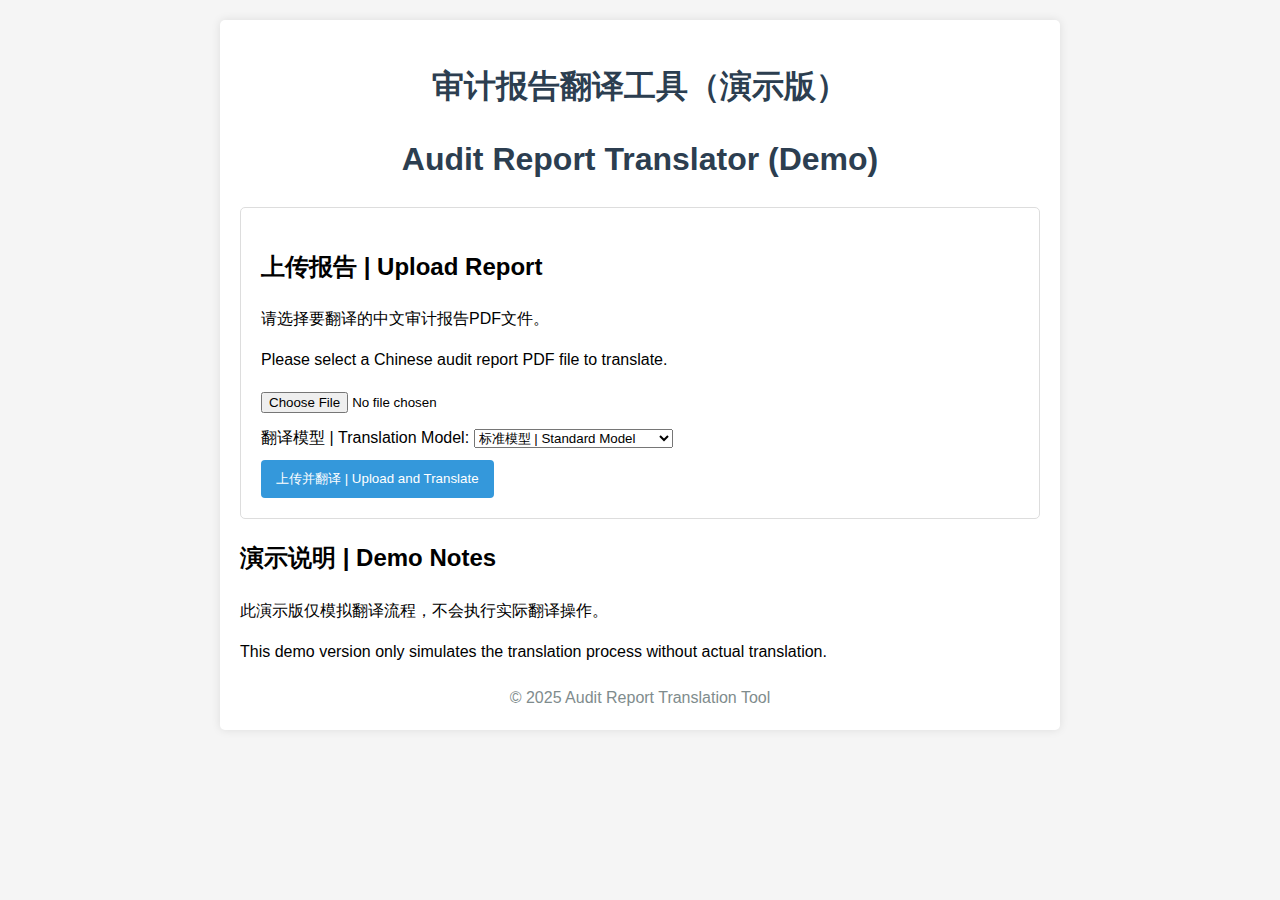
<file: static/index.html>
<!DOCTYPE html>
    <html>
    <head>
        <meta charset="UTF-8">
        <meta name="viewport" content="width=device-width, initial-scale=1.0">
        <title>审计报告翻译工具 | Audit Report Translator</title>
        <style>
            body {
                font-family: Arial, sans-serif;
                line-height: 1.6;
                margin: 0;
                padding: 20px;
                background-color: #f5f5f5;
            }
            .container {
                max-width: 800px;
                margin: 0 auto;
                background-color: white;
                padding: 20px;
                border-radius: 5px;
                box-shadow: 0 0 10px rgba(0,0,0,0.1);
            }
            h1 {
                color: #2c3e50;
                text-align: center;
            }
            .upload-form {
                margin: 20px 0;
                padding: 20px;
                border: 1px solid #ddd;
                border-radius: 5px;
            }
            .btn {
                background-color: #3498db;
                color: white;
                padding: 10px 15px;
                border: none;
                border-radius: 4px;
                cursor: pointer;
            }
            .btn:hover {
                background-color: #2980b9;
            }
            footer {
                text-align: center;
                margin-top: 20px;
                color: #7f8c8d;
            }
        </style>
    </head>
    <body>
        <div class="container">
            <h1>审计报告翻译工具（演示版）</h1>
            <h1>Audit Report Translator (Demo)</h1>
            
            <div class="upload-form">
                <h2>上传报告 | Upload Report</h2>
                <p>请选择要翻译的中文审计报告PDF文件。</p>
                <p>Please select a Chinese audit report PDF file to translate.</p>
                
                <form action="/upload" method="post" enctype="multipart/form-data">
                    <div>
                        <input type="file" id="file" name="file" accept=".pdf" required>
                    </div>
                    <div style="margin-top: 10px;">
                        <label for="model_type">翻译模型 | Translation Model:</label>
                        <select id="model_type" name="model_type">
                            <option value="standard">标准模型 | Standard Model</option>
                            <option value="professional">专业模型 | Professional Model</option>
                            <option value="enhanced">增强模型 | Enhanced Model</option>
                        </select>
                    </div>
                    <button type="submit" class="btn" style="margin-top: 10px;">
                        上传并翻译 | Upload and Translate
                    </button>
                </form>
            </div>
            
            <div>
                <h2>演示说明 | Demo Notes</h2>
                <p>此演示版仅模拟翻译流程，不会执行实际翻译操作。</p>
                <p>This demo version only simulates the translation process without actual translation.</p>
            </div>
            
            <footer>
                © 2025 Audit Report Translation Tool
            </footer>
        </div>
    </body>
    </html>
</file>
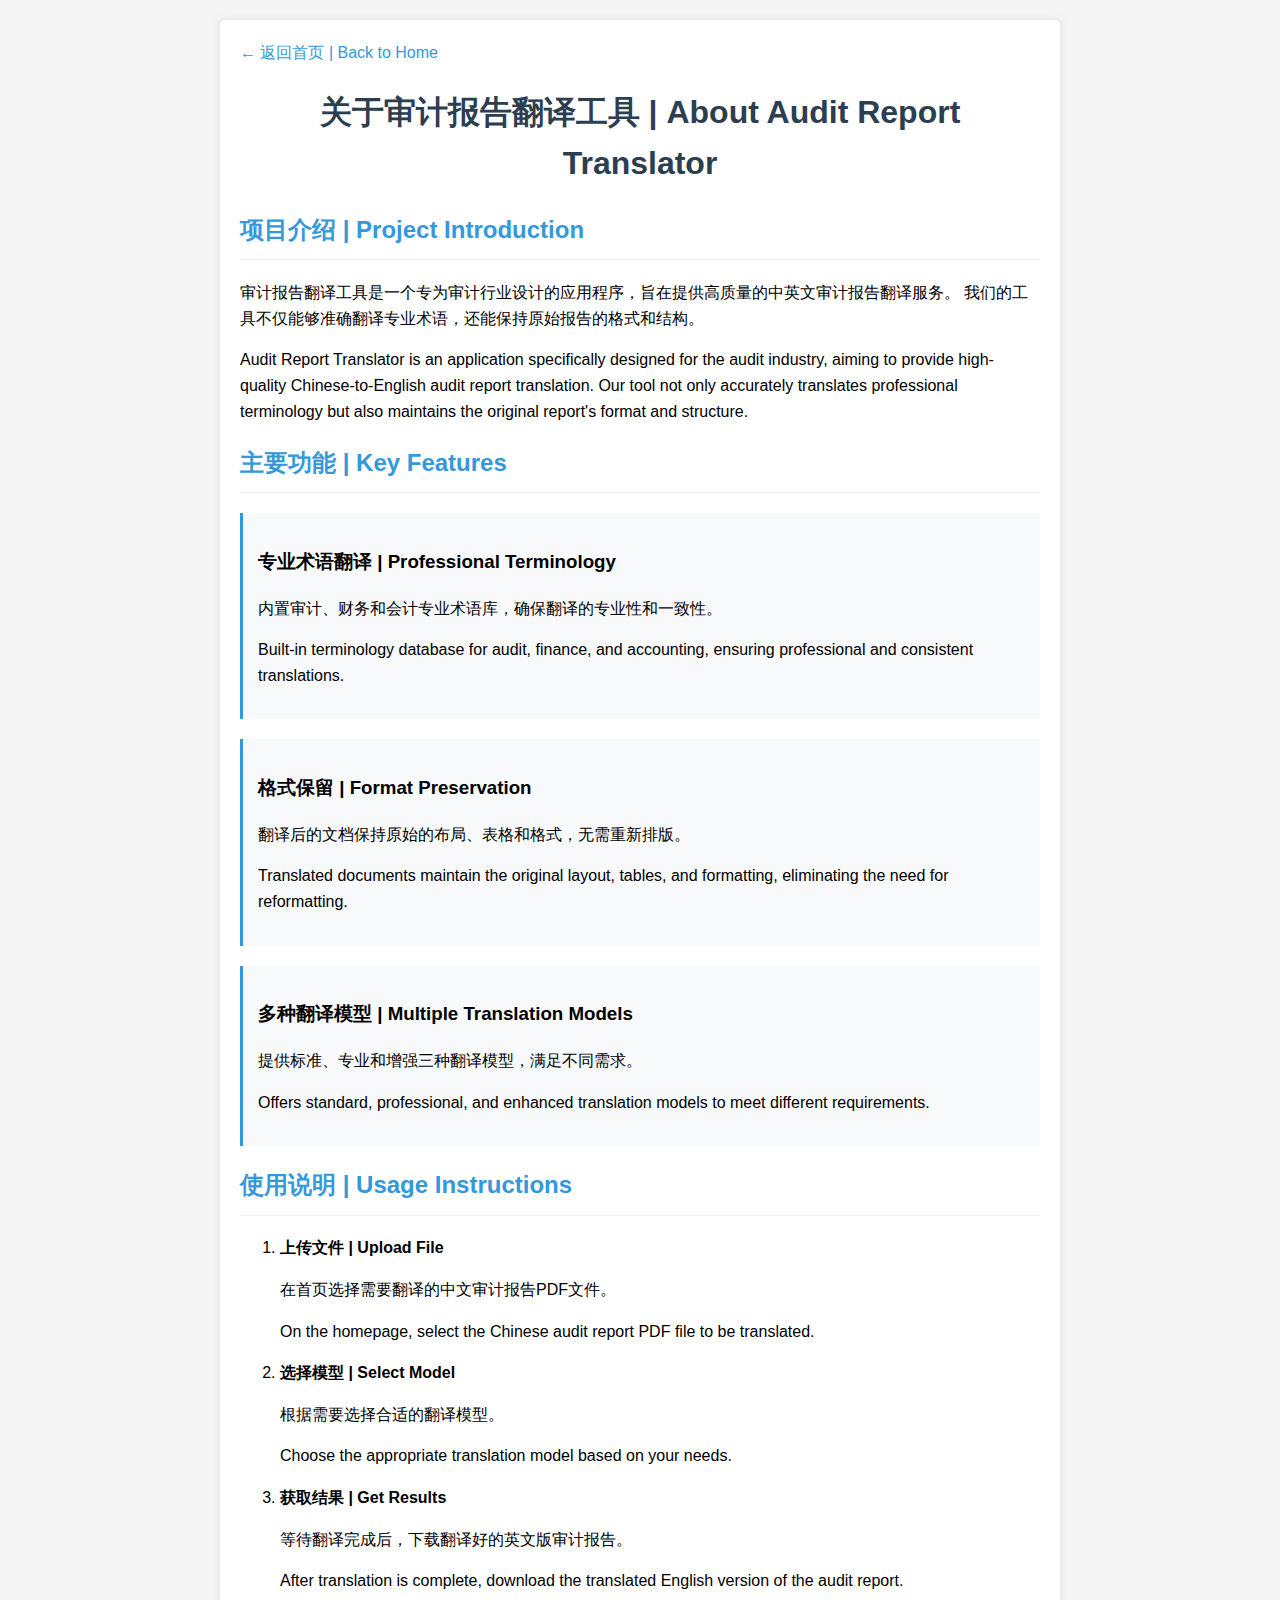
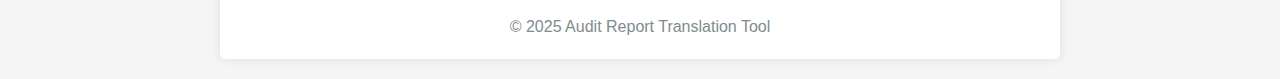
<file: static/about.html>
<!DOCTYPE html>
<html>
<head>
    <meta charset="UTF-8">
    <meta name="viewport" content="width=device-width, initial-scale=1.0">
    <title>关于 | About</title>
    <style>
        body {
            font-family: Arial, sans-serif;
            line-height: 1.6;
            margin: 0;
            padding: 20px;
            background-color: #f5f5f5;
        }
        .container {
            max-width: 800px;
            margin: 0 auto;
            background-color: white;
            padding: 20px;
            border-radius: 5px;
            box-shadow: 0 0 10px rgba(0,0,0,0.1);
        }
        h1 {
            color: #2c3e50;
            text-align: center;
        }
        h2 {
            color: #3498db;
            border-bottom: 1px solid #eee;
            padding-bottom: 10px;
        }
        .nav {
            display: flex;
            justify-content: space-between;
            margin-bottom: 20px;
        }
        .nav a {
            color: #3498db;
            text-decoration: none;
        }
        .nav a:hover {
            text-decoration: underline;
        }
        .feature {
            margin-bottom: 20px;
            padding: 15px;
            border-left: 3px solid #3498db;
            background-color: #f8f9fa;
        }
        footer {
            text-align: center;
            margin-top: 20px;
            color: #7f8c8d;
        }
    </style>
</head>
<body>
    <div class="container">
        <div class="nav">
            <a href="index.html">← 返回首页 | Back to Home</a>
        </div>
        
        <h1>关于审计报告翻译工具 | About Audit Report Translator</h1>
        
        <div>
            <h2>项目介绍 | Project Introduction</h2>
            <p>
                审计报告翻译工具是一个专为审计行业设计的应用程序，旨在提供高质量的中英文审计报告翻译服务。
                我们的工具不仅能够准确翻译专业术语，还能保持原始报告的格式和结构。
            </p>
            <p>
                Audit Report Translator is an application specifically designed for the audit industry,
                aiming to provide high-quality Chinese-to-English audit report translation. 
                Our tool not only accurately translates professional terminology but also maintains 
                the original report's format and structure.
            </p>
        </div>
        
        <div>
            <h2>主要功能 | Key Features</h2>
            
            <div class="feature">
                <h3>专业术语翻译 | Professional Terminology</h3>
                <p>内置审计、财务和会计专业术语库，确保翻译的专业性和一致性。</p>
                <p>Built-in terminology database for audit, finance, and accounting, ensuring professional and consistent translations.</p>
            </div>
            
            <div class="feature">
                <h3>格式保留 | Format Preservation</h3>
                <p>翻译后的文档保持原始的布局、表格和格式，无需重新排版。</p>
                <p>Translated documents maintain the original layout, tables, and formatting, eliminating the need for reformatting.</p>
            </div>
            
            <div class="feature">
                <h3>多种翻译模型 | Multiple Translation Models</h3>
                <p>提供标准、专业和增强三种翻译模型，满足不同需求。</p>
                <p>Offers standard, professional, and enhanced translation models to meet different requirements.</p>
            </div>
        </div>
        
        <div>
            <h2>使用说明 | Usage Instructions</h2>
            <ol>
                <li>
                    <strong>上传文件 | Upload File</strong>
                    <p>在首页选择需要翻译的中文审计报告PDF文件。</p>
                    <p>On the homepage, select the Chinese audit report PDF file to be translated.</p>
                </li>
                <li>
                    <strong>选择模型 | Select Model</strong>
                    <p>根据需要选择合适的翻译模型。</p>
                    <p>Choose the appropriate translation model based on your needs.</p>
                </li>
                <li>
                    <strong>获取结果 | Get Results</strong>
                    <p>等待翻译完成后，下载翻译好的英文版审计报告。</p>
                    <p>After translation is complete, download the translated English version of the audit report.</p>
                </li>
            </ol>
        </div>
        
        <footer>
            © 2025 Audit Report Translation Tool
        </footer>
    </div>
</body>
</html>
</file>
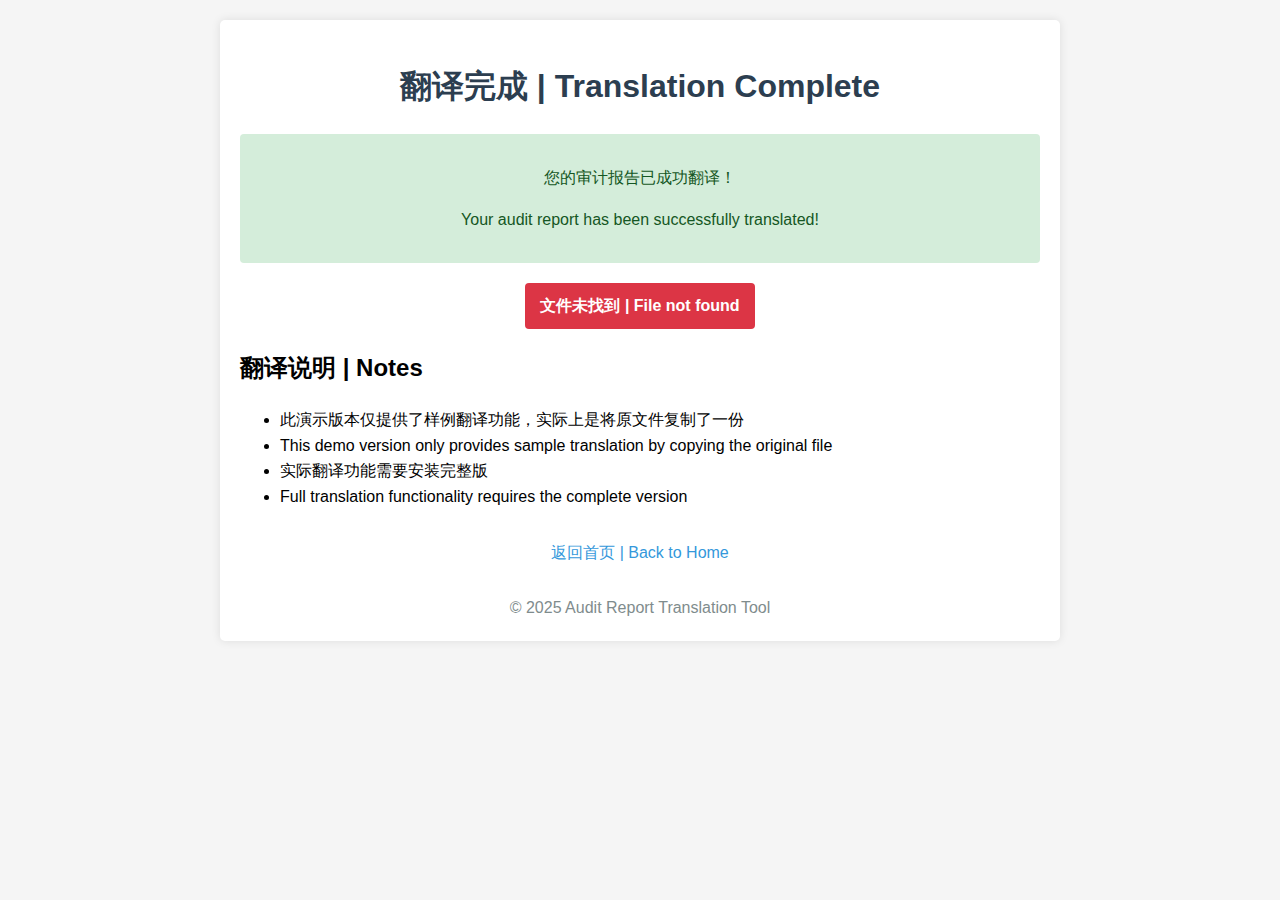
<file: static/result.html>
<!DOCTYPE html>
    <html>
    <head>
        <meta charset="UTF-8">
        <meta name="viewport" content="width=device-width, initial-scale=1.0">
        <title>翻译结果 | Translation Result</title>
        <style>
            body {
                font-family: Arial, sans-serif;
                line-height: 1.6;
                margin: 0;
                padding: 20px;
                background-color: #f5f5f5;
            }
            .container {
                max-width: 800px;
                margin: 0 auto;
                background-color: white;
                padding: 20px;
                border-radius: 5px;
                box-shadow: 0 0 10px rgba(0,0,0,0.1);
            }
            h1 {
                color: #2c3e50;
                text-align: center;
            }
            .success-message {
                background-color: #d4edda;
                color: #155724;
                padding: 15px;
                margin: 20px 0;
                border-radius: 4px;
                text-align: center;
            }
            .download-btn {
                display: block;
                width: 200px;
                margin: 20px auto;
                padding: 10px 15px;
                background-color: #28a745;
                color: white;
                text-align: center;
                text-decoration: none;
                border-radius: 4px;
                font-weight: bold;
            }
            .download-btn:hover {
                background-color: #218838;
            }
            footer {
                text-align: center;
                margin-top: 30px;
                color: #7f8c8d;
            }
        </style>
    </head>
    <body>
        <div class="container">
            <h1>翻译完成 | Translation Complete</h1>
            
            <div class="success-message">
                <p>您的审计报告已成功翻译！</p>
                <p>Your audit report has been successfully translated!</p>
            </div>
            
            <a id="downloadLink" class="download-btn" href="">
                下载翻译结果 | Download Translation
            </a>
            
            <div>
                <h2>翻译说明 | Notes</h2>
                <ul>
                    <li>此演示版本仅提供了样例翻译功能，实际上是将原文件复制了一份</li>
                    <li>This demo version only provides sample translation by copying the original file</li>
                    <li>实际翻译功能需要安装完整版</li>
                    <li>Full translation functionality requires the complete version</li>
                </ul>
            </div>
            
            <div style="margin-top: 30px; text-align: center;">
                <a href="/" style="color: #3498db; text-decoration: none;">返回首页 | Back to Home</a>
            </div>
            
            <footer>
                © 2025 Audit Report Translation Tool
            </footer>
        </div>
        
        <script>
            // 获取URL参数中的文件名
            const urlParams = new URLSearchParams(window.location.search);
            const filename = urlParams.get('file');
            
            // 设置下载链接
            if (filename) {
                document.getElementById('downloadLink').href = '/download/' + filename;
            } else {
                document.getElementById('downloadLink').innerHTML = '文件未找到 | File not found';
                document.getElementById('downloadLink').href = '#';
                document.getElementById('downloadLink').style.backgroundColor = '#dc3545';
            }
        </script>
    </body>
    </html>
</file>
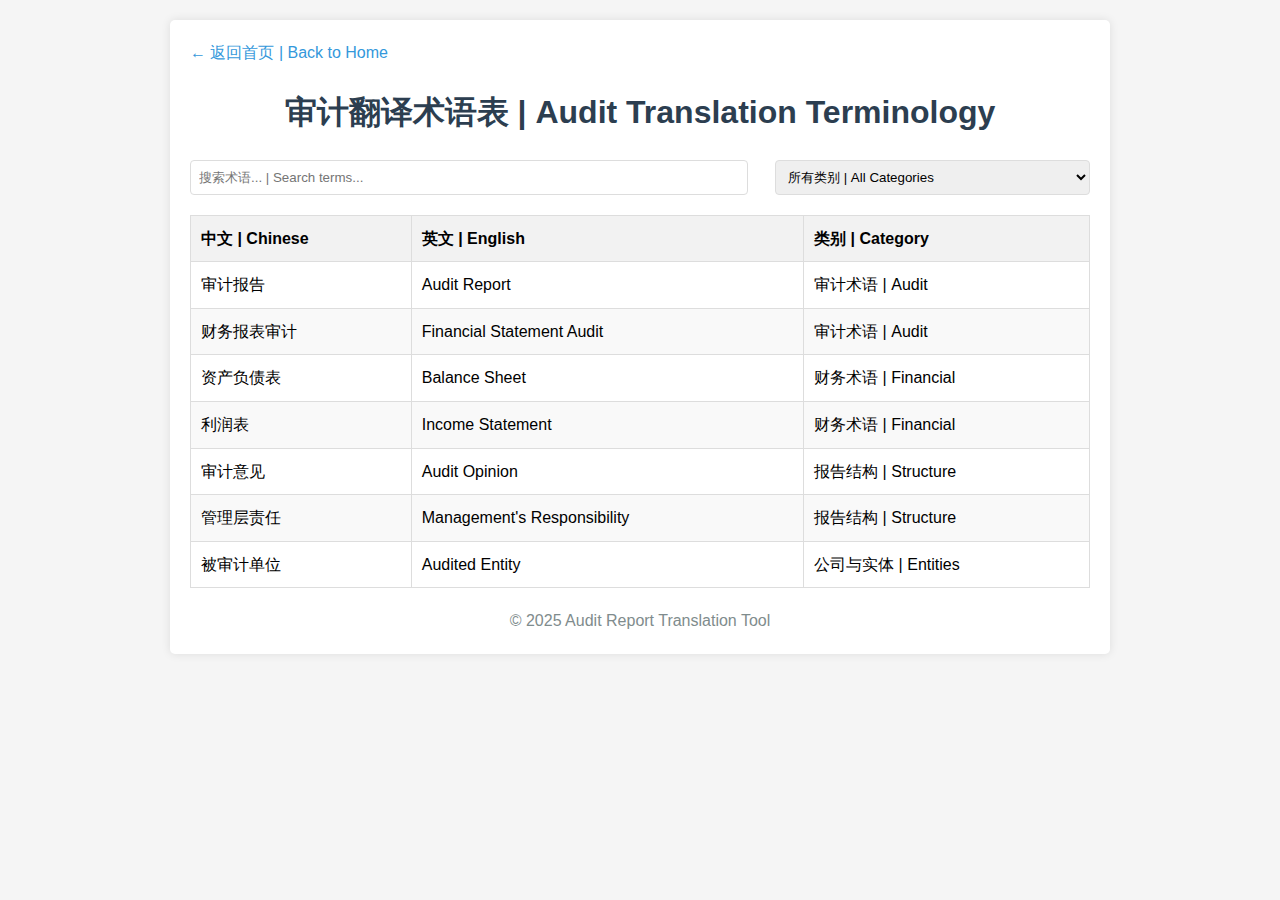
<file: static/terminology.html>
<!DOCTYPE html>
<html>
<head>
    <meta charset="UTF-8">
    <meta name="viewport" content="width=device-width, initial-scale=1.0">
    <title>术语表 | Terminology</title>
    <style>
        body {
            font-family: Arial, sans-serif;
            line-height: 1.6;
            margin: 0;
            padding: 20px;
            background-color: #f5f5f5;
        }
        .container {
            max-width: 900px;
            margin: 0 auto;
            background-color: white;
            padding: 20px;
            border-radius: 5px;
            box-shadow: 0 0 10px rgba(0,0,0,0.1);
        }
        h1 {
            color: #2c3e50;
            text-align: center;
        }
        table {
            width: 100%;
            border-collapse: collapse;
            margin: 20px 0;
        }
        th, td {
            padding: 10px;
            border: 1px solid #ddd;
            text-align: left;
        }
        th {
            background-color: #f2f2f2;
        }
        tr:nth-child(even) {
            background-color: #f9f9f9;
        }
        .search-container {
            margin: 20px 0;
            display: flex;
            justify-content: space-between;
        }
        .search-container input {
            padding: 8px;
            width: 60%;
            border: 1px solid #ddd;
            border-radius: 4px;
        }
        .search-container select {
            padding: 8px;
            width: 35%;
            border: 1px solid #ddd;
            border-radius: 4px;
        }
        .nav {
            display: flex;
            justify-content: space-between;
            margin-bottom: 20px;
        }
        .nav a {
            color: #3498db;
            text-decoration: none;
        }
        .nav a:hover {
            text-decoration: underline;
        }
        footer {
            text-align: center;
            margin-top: 20px;
            color: #7f8c8d;
        }
    </style>
</head>
<body>
    <div class="container">
        <div class="nav">
            <a href="index.html">← 返回首页 | Back to Home</a>
        </div>
        
        <h1>审计翻译术语表 | Audit Translation Terminology</h1>
        
        <div class="search-container">
            <input type="text" id="searchInput" placeholder="搜索术语... | Search terms...">
            <select id="categoryFilter">
                <option value="all">所有类别 | All Categories</option>
                <option value="audit">审计术语 | Audit Terms</option>
                <option value="financial">财务术语 | Financial Terms</option>
                <option value="structure">报告结构 | Report Structure</option>
                <option value="entities">公司与实体 | Companies & Entities</option>
            </select>
        </div>
        
        <table id="terminologyTable">
            <thead>
                <tr>
                    <th>中文 | Chinese</th>
                    <th>英文 | English</th>
                    <th>类别 | Category</th>
                </tr>
            </thead>
            <tbody>
                <tr data-category="audit">
                    <td>审计报告</td>
                    <td>Audit Report</td>
                    <td>审计术语 | Audit</td>
                </tr>
                <tr data-category="audit">
                    <td>财务报表审计</td>
                    <td>Financial Statement Audit</td>
                    <td>审计术语 | Audit</td>
                </tr>
                <tr data-category="financial">
                    <td>资产负债表</td>
                    <td>Balance Sheet</td>
                    <td>财务术语 | Financial</td>
                </tr>
                <tr data-category="financial">
                    <td>利润表</td>
                    <td>Income Statement</td>
                    <td>财务术语 | Financial</td>
                </tr>
                <tr data-category="structure">
                    <td>审计意见</td>
                    <td>Audit Opinion</td>
                    <td>报告结构 | Structure</td>
                </tr>
                <tr data-category="structure">
                    <td>管理层责任</td>
                    <td>Management's Responsibility</td>
                    <td>报告结构 | Structure</td>
                </tr>
                <tr data-category="entities">
                    <td>被审计单位</td>
                    <td>Audited Entity</td>
                    <td>公司与实体 | Entities</td>
                </tr>
            </tbody>
        </table>
        
        <footer>
            © 2025 Audit Report Translation Tool
        </footer>
    </div>

    <script>
        // 简单的搜索和过滤功能
        document.getElementById('searchInput').addEventListener('keyup', filterTerms);
        document.getElementById('categoryFilter').addEventListener('change', filterTerms);
        
        function filterTerms() {
            const searchValue = document.getElementById('searchInput').value.toLowerCase();
            const categoryValue = document.getElementById('categoryFilter').value;
            const rows = document.querySelectorAll('#terminologyTable tbody tr');
            
            rows.forEach(row => {
                const chinese = row.cells[0].textContent.toLowerCase();
                const english = row.cells[1].textContent.toLowerCase();
                const category = row.getAttribute('data-category');
                
                const matchesSearch = chinese.includes(searchValue) || english.includes(searchValue);
                const matchesCategory = categoryValue === 'all' || category === categoryValue;
                
                if (matchesSearch && matchesCategory) {
                    row.style.display = '';
                } else {
                    row.style.display = 'none';
                }
            });
        }
    </script>
</body>
</html>
</file>
